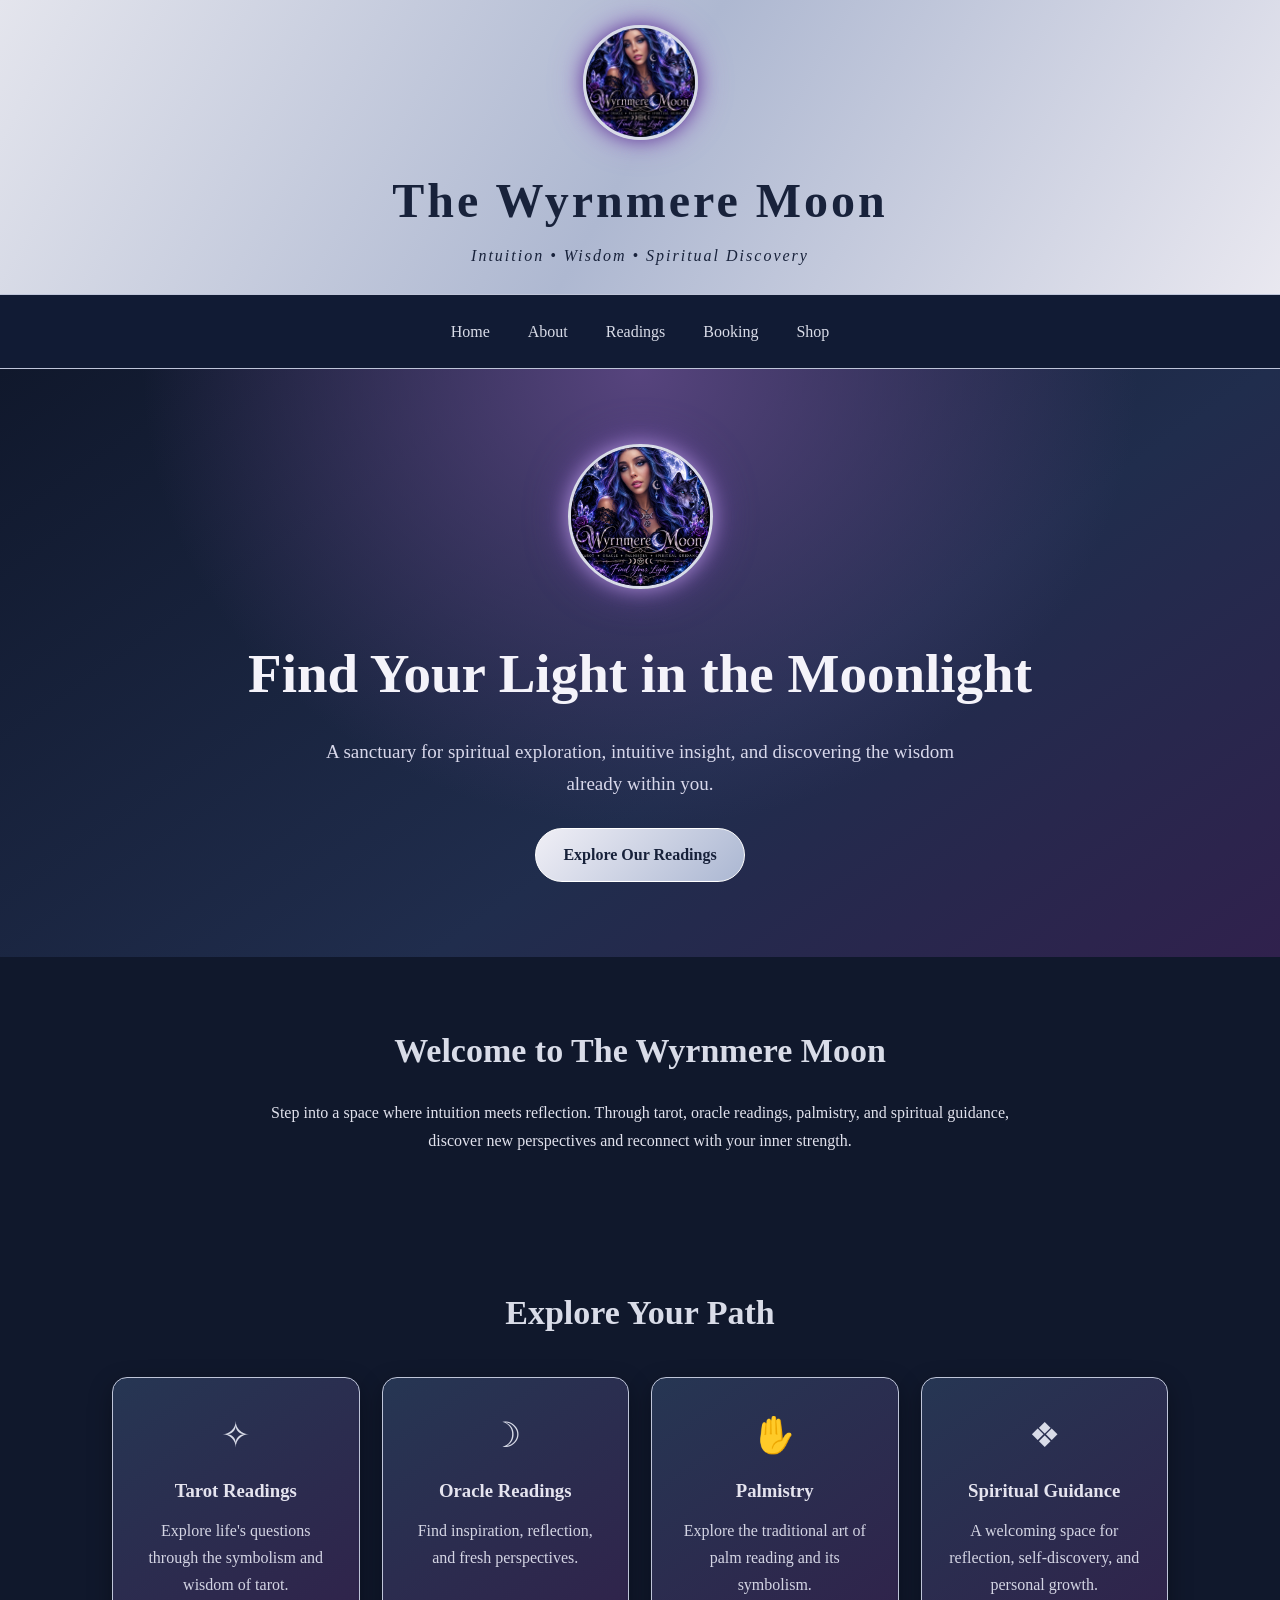
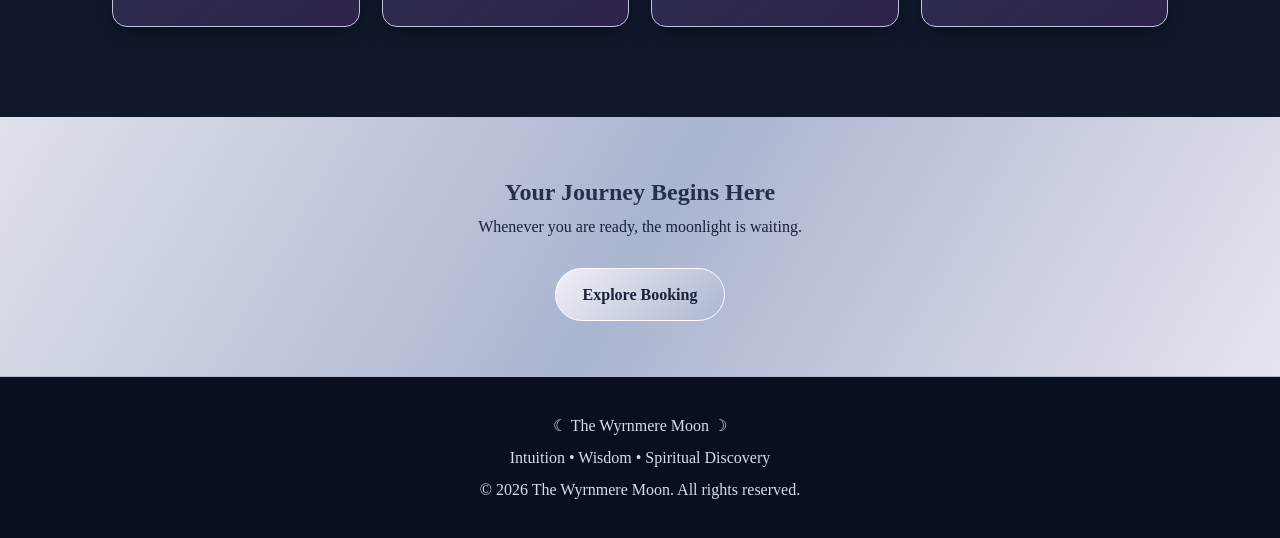
<file: index.html>
<!DOCTYPE html>
<html lang="en">
<head>
<meta charset="UTF-8">
<meta name="viewport" content="width=device-width, initial-scale=1.0">
<meta name="theme-color" content="#10182c">
<title>The Wyrnmere Moon | Tarot & Spiritual Guidance</title>
<meta name="description" content="Discover tarot, oracle readings, palmistry and spiritual guidance at The Wyrnmere Moon.">

<style>
:root {
  --silver: #d9dce8;
  --silver-light: #f4f3fa;
  --blue: #10182c;
  --blue-light: #263b64;
  --purple: #65439a;
  --purple-light: #a58bd0;
}

* {
  box-sizing: border-box;
  margin: 0;
  padding: 0;
}

html { scroll-behavior: smooth; }

body {
  background: var(--blue);
  color: var(--silver-light);
  font-family: Georgia, serif;
  line-height: 1.7;
}

header {
  background: linear-gradient(120deg, #e4e5ed, #aeb8d1, #e9e8f0);
  color: #18223b;
  text-align: center;
  padding: 25px 20px;
}

.logo {
  margin-bottom: 12px;
}

.logo img {
  width: 115px;
  height: 115px;
  object-fit: cover;
  border-radius: 50%;
  border: 3px solid #d9dce8;
  box-shadow: 0 0 18px #65439a, 0 0 35px #a58bd0;
}

header h1 {
  font-size: clamp(30px, 6vw, 48px);
  letter-spacing: 3px;
}

header p {
  font-style: italic;
  letter-spacing: 2px;
}

nav {
  background: #111b34;
  border-top: 1px solid #bfc5d9;
  border-bottom: 1px solid #bfc5d9;
  display: flex;
  justify-content: center;
  flex-wrap: wrap;
  gap: 10px;
  padding: 15px;
}

nav a {
  color: var(--silver);
  text-decoration: none;
  padding: 8px 14px;
  transition: .3s;
}

nav a:hover {
  color: white;
  background: var(--purple);
  border-radius: 20px;
}

.hero {
  min-height: 470px;
  padding: 75px 20px;
  text-align: center;
  background:
    radial-gradient(ellipse at top, #57447e 0%, transparent 55%),
    linear-gradient(145deg, #10182c, #202d4d 60%, #30214d);
}

.hero-logo {
  width: 145px;
  height: 145px;
  object-fit: cover;
  border-radius: 50%;
  border: 3px solid #d9dce8;
  box-shadow: 0 0 20px #a58bd0, 0 0 40px #65439a;
  margin-bottom: 15px;
}

.hero h2 {
  font-size: clamp(34px, 7vw, 55px);
  color: var(--silver-light);
  margin: 15px 0;
}

.hero p {
  max-width: 650px;
  margin: 0 auto 28px;
  font-size: 19px;
  color: #d8d8eb;
}

.button {
  display: inline-block;
  padding: 12px 27px;
  background: linear-gradient(135deg, #f0eff6, #abb7d2);
  color: #17213a;
  border: 1px solid white;
  border-radius: 30px;
  text-decoration: none;
  font-weight: bold;
  transition: .3s;
}

.button:hover {
  background: var(--purple);
  color: white;
  transform: translateY(-2px);
}

section {
  padding: 65px 22px;
  max-width: 1100px;
  margin: auto;
}

section h2 {
  color: var(--silver);
  font-size: 34px;
  text-align: center;
  margin-bottom: 20px;
}

.intro {
  text-align: center;
  max-width: 780px;
  margin: auto;
  color: #e1e2ed;
}

.cards {
  display: grid;
  grid-template-columns: repeat(auto-fit, minmax(220px, 1fr));
  gap: 22px;
  margin-top: 35px;
}

.card {
  background: linear-gradient(145deg, #263653, #30234b);
  border: 1px solid #bfc5d9;
  border-radius: 15px;
  padding: 28px 22px;
  text-align: center;
  box-shadow: 0 8px 25px #0005;
}

.card .symbol {
  font-size: 35px;
  color: var(--silver);
}

.card h3 {
  color: #e5e4ef;
  margin: 10px 0;
}

.card p {
  color: #d4d5e4;
}

.callout {
  background: linear-gradient(120deg, #dfe1eb, #aab5d0, #e6e4ef);
  color: #18213a;
  text-align: center;
  padding: 55px 20px;
  margin-top: 25px;
}

.callout h2 {
  color: #26304b;
}

footer {
  text-align: center;
  padding: 30px 15px;
  background: #090f20;
  border-top: 1px solid #aeb8d1;
  color: #d9dce8;
}

footer p { margin: 5px; }

@media(max-width: 600px) {
  nav { gap: 3px; }
  nav a { padding: 8px; font-size: 14px; }
  .hero { padding: 65px 18px; }
  .hero-logo {
    width: 120px;
    height: 120px;
  }
}
</style>
</head>

<body>

<header>
  <div class="logo">
    <img src="/file_000000007c7081f586b06b1bce25dc72_copy_448x448.png"
         alt="The Wyrnmere Moon Logo">
  </div>
  <h1>The Wyrnmere Moon</h1>
  <p>Intuition • Wisdom • Spiritual Discovery</p>
</header>

<nav>
  <a href="index.html">Home</a>
  <a href="about.html">About</a>
  <a href="services.html">Readings</a>
  <a href="booking.html">Booking</a>
  <a href="shop.html">Shop</a>
</nav>

<main>

  <div class="hero">
    <img class="hero-logo"
         src="/file_000000007c7081f586b06b1bce25dc72_copy_448x448.png"
         alt="The Wyrnmere Moon">

    <h2>Find Your Light in the Moonlight</h2>

    <p>
      A sanctuary for spiritual exploration, intuitive insight,
      and discovering the wisdom already within you.
    </p>

    <a class="button" href="services.html">Explore Our Readings</a>
  </div>

  <section>
    <h2>Welcome to The Wyrnmere Moon</h2>
    <p class="intro">
      Step into a space where intuition meets reflection.
      Through tarot, oracle readings, palmistry, and spiritual
      guidance, discover new perspectives and reconnect with
      your inner strength.
    </p>
  </section>

  <section>
    <h2>Explore Your Path</h2>

    <div class="cards">

      <div class="card">
        <div class="symbol">✧</div>
        <h3>Tarot Readings</h3>
        <p>Explore life's questions through the symbolism and wisdom of tarot.</p>
      </div>

      <div class="card">
        <div class="symbol">☽</div>
        <h3>Oracle Readings</h3>
        <p>Find inspiration, reflection, and fresh perspectives.</p>
      </div>

      <div class="card">
        <div class="symbol">✋</div>
        <h3>Palmistry</h3>
        <p>Explore the traditional art of palm reading and its symbolism.</p>
      </div>

      <div class="card">
        <div class="symbol">❖</div>
        <h3>Spiritual Guidance</h3>
        <p>A welcoming space for reflection, self-discovery, and personal growth.</p>
      </div>

    </div>
  </section>

  <div class="callout">
    <h2>Your Journey Begins Here</h2>
    <p>Whenever you are ready, the moonlight is waiting.</p>
    <br>
    <a class="button" href="booking.html">Explore Booking</a>
  </div>

</main>

<footer>
  <p>☾ The Wyrnmere Moon ☽</p>
  <p>Intuition • Wisdom • Spiritual Discovery</p>
  <p>© 2026 The Wyrnmere Moon. All rights reserved.</p>
</footer>

</body>
</html>
</file>
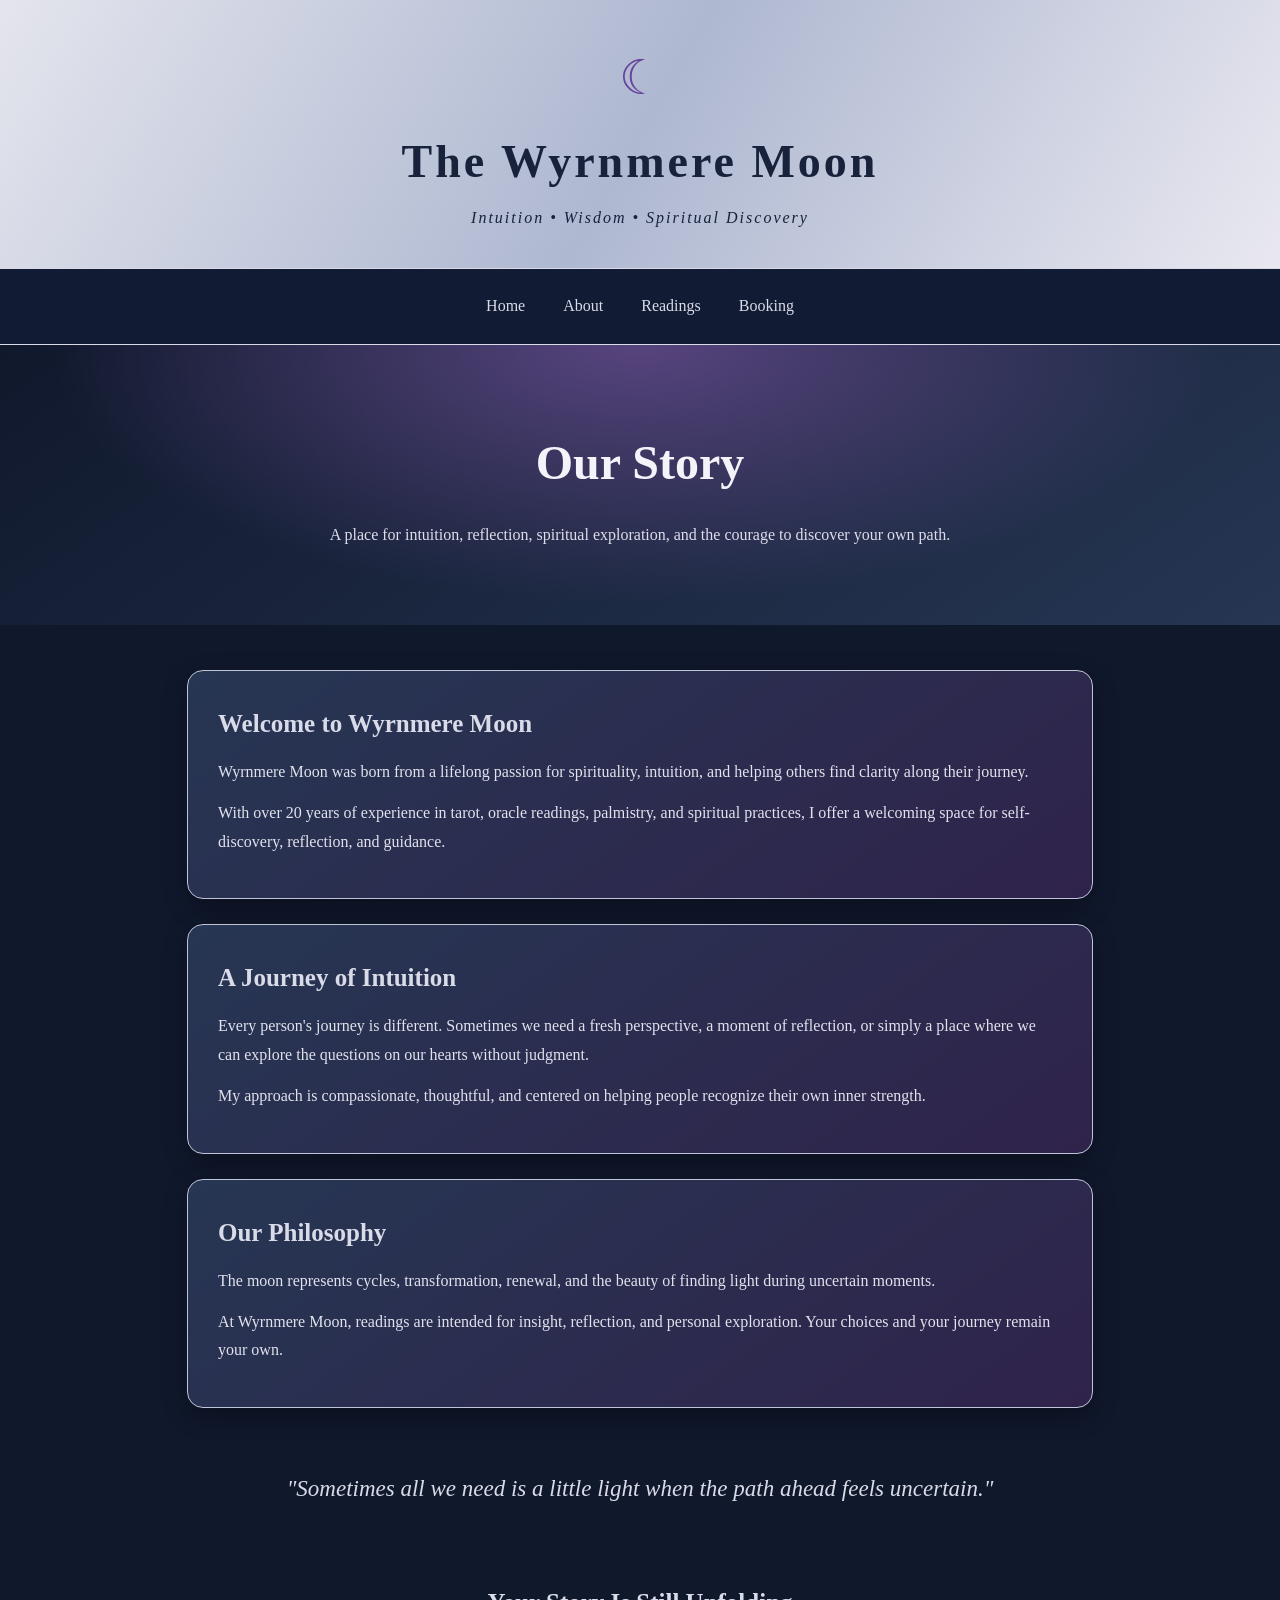
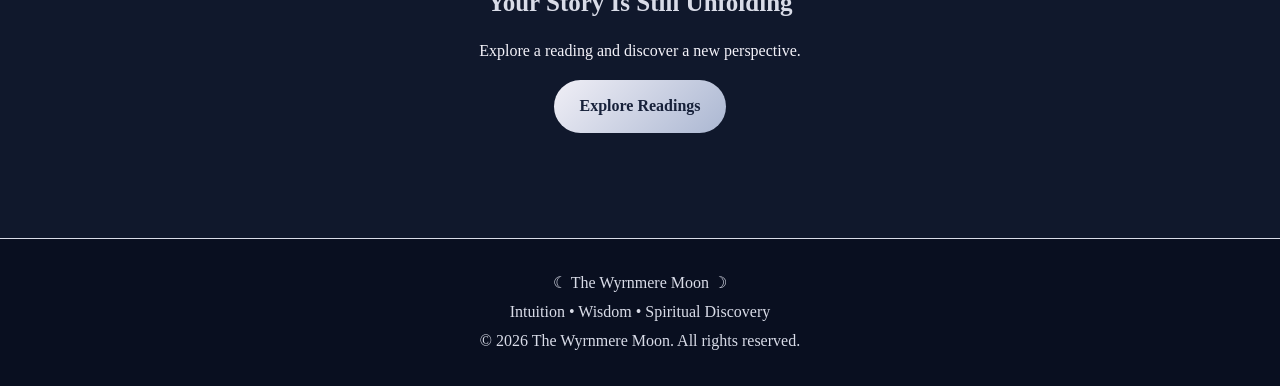
<file: about.html>
<!DOCTYPE html>
<html lang="en">
<head>
<meta charset="UTF-8">
<meta name="viewport" content="width=device-width, initial-scale=1.0">
<meta name="theme-color" content="#10182c">
<title>About | The Wyrnmere Moon</title>
<style>
:root {
  --silver: #d9dce8;
  --silver-light: #f4f3fa;
  --blue: #10182c;
  --purple: #65439a;
}
* { box-sizing: border-box; margin: 0; padding: 0; }
body {
  background: var(--blue);
  color: var(--silver-light);
  font-family: Georgia, serif;
  line-height: 1.8;
}
header {
  background: linear-gradient(120deg,#e4e5ed,#aeb8d1,#e9e8f0);
  color: #18223b;
  text-align: center;
  padding: 35px 15px;
}
header .moon { font-size: 48px; color: var(--purple); }
header h1 { font-size: clamp(30px,6vw,46px); letter-spacing: 3px; }
header p { font-style: italic; letter-spacing: 2px; }
nav {
  background: #111b34;
  border-block: 1px solid var(--silver);
  display: flex;
  justify-content: center;
  flex-wrap: wrap;
  gap: 10px;
  padding: 15px;
}
nav a {
  color: var(--silver);
  text-decoration: none;
  padding: 8px 14px;
}
nav a:hover { background: var(--purple); color: white; border-radius: 20px; }
.hero {
  text-align: center;
  padding: 75px 20px;
  background: radial-gradient(ellipse at top,#57447e,transparent 65%),
              linear-gradient(145deg,#10182c,#263653);
}
.hero h2 { font-size: clamp(34px,6vw,48px); color: var(--silver-light); }
.hero p { max-width: 700px; margin: 15px auto 0; color: #deddeb; }
main { max-width: 950px; margin: auto; padding: 45px 22px 70px; }
article {
  background: linear-gradient(145deg,#263653,#30234b);
  border: 1px solid #bfc5d9;
  border-radius: 16px;
  padding: 30px;
  margin-bottom: 25px;
  box-shadow: 0 8px 25px #0005;
}
h3 { color: var(--silver); font-size: 25px; margin-bottom: 12px; }
article p { color: #e1e2ed; margin-bottom: 12px; }
.quote {
  text-align: center;
  color: var(--silver);
  font-style: italic;
  font-size: 23px;
  padding: 35px 15px;
}
.button {
  display: inline-block;
  background: linear-gradient(135deg,#f0eff6,#abb7d2);
  color: #17213a;
  text-decoration: none;
  font-weight: bold;
  padding: 12px 25px;
  border-radius: 30px;
  margin-top: 15px;
}
.cta { text-align: center; padding: 35px 15px; }
footer {
  background: #090f20;
  border-top: 1px solid var(--silver);
  text-align: center;
  padding: 30px 15px;
  color: var(--silver);
}
</style>
</head>
<body>

<header>
  <div class="moon">☾</div>
  <h1>The Wyrnmere Moon</h1>
  <p>Intuition • Wisdom • Spiritual Discovery</p>
</header>

<nav>
  <a href="index.html">Home</a>
  <a href="about.html">About</a>
  <a href="services.html">Readings</a>
  <a href="booking.html">Booking</a>
</nav>

<div class="hero">
  <h2>Our Story</h2>
  <p>A place for intuition, reflection, spiritual exploration, and the courage to discover your own path.</p>
</div>

<main>
  <article>
    <h3>Welcome to Wyrnmere Moon</h3>
    <p>
      Wyrnmere Moon was born from a lifelong passion for spirituality,
      intuition, and helping others find clarity along their journey.
    </p>
    <p>
      With over 20 years of experience in tarot, oracle readings,
      palmistry, and spiritual practices, I offer a welcoming space
      for self-discovery, reflection, and guidance.
    </p>
  </article>

  <article>
    <h3>A Journey of Intuition</h3>
    <p>
      Every person's journey is different. Sometimes we need a fresh
      perspective, a moment of reflection, or simply a place where
      we can explore the questions on our hearts without judgment.
    </p>
    <p>
      My approach is compassionate, thoughtful, and centered on
      helping people recognize their own inner strength.
    </p>
  </article>

  <article>
    <h3>Our Philosophy</h3>
    <p>
      The moon represents cycles, transformation, renewal, and
      the beauty of finding light during uncertain moments.
    </p>
    <p>
      At Wyrnmere Moon, readings are intended for insight,
      reflection, and personal exploration. Your choices and
      your journey remain your own.
    </p>
  </article>

  <div class="quote">
    "Sometimes all we need is a little light when the path ahead feels uncertain."
  </div>

  <div class="cta">
    <h3>Your Story Is Still Unfolding</h3>
    <p>Explore a reading and discover a new perspective.</p>
    <a class="button" href="services.html">Explore Readings</a>
  </div>
</main>

<footer>
  <p>☾ The Wyrnmere Moon ☽</p>
  <p>Intuition • Wisdom • Spiritual Discovery</p>
  <p>© 2026 The Wyrnmere Moon. All rights reserved.</p>
</footer>

</body>
</html>
</file>
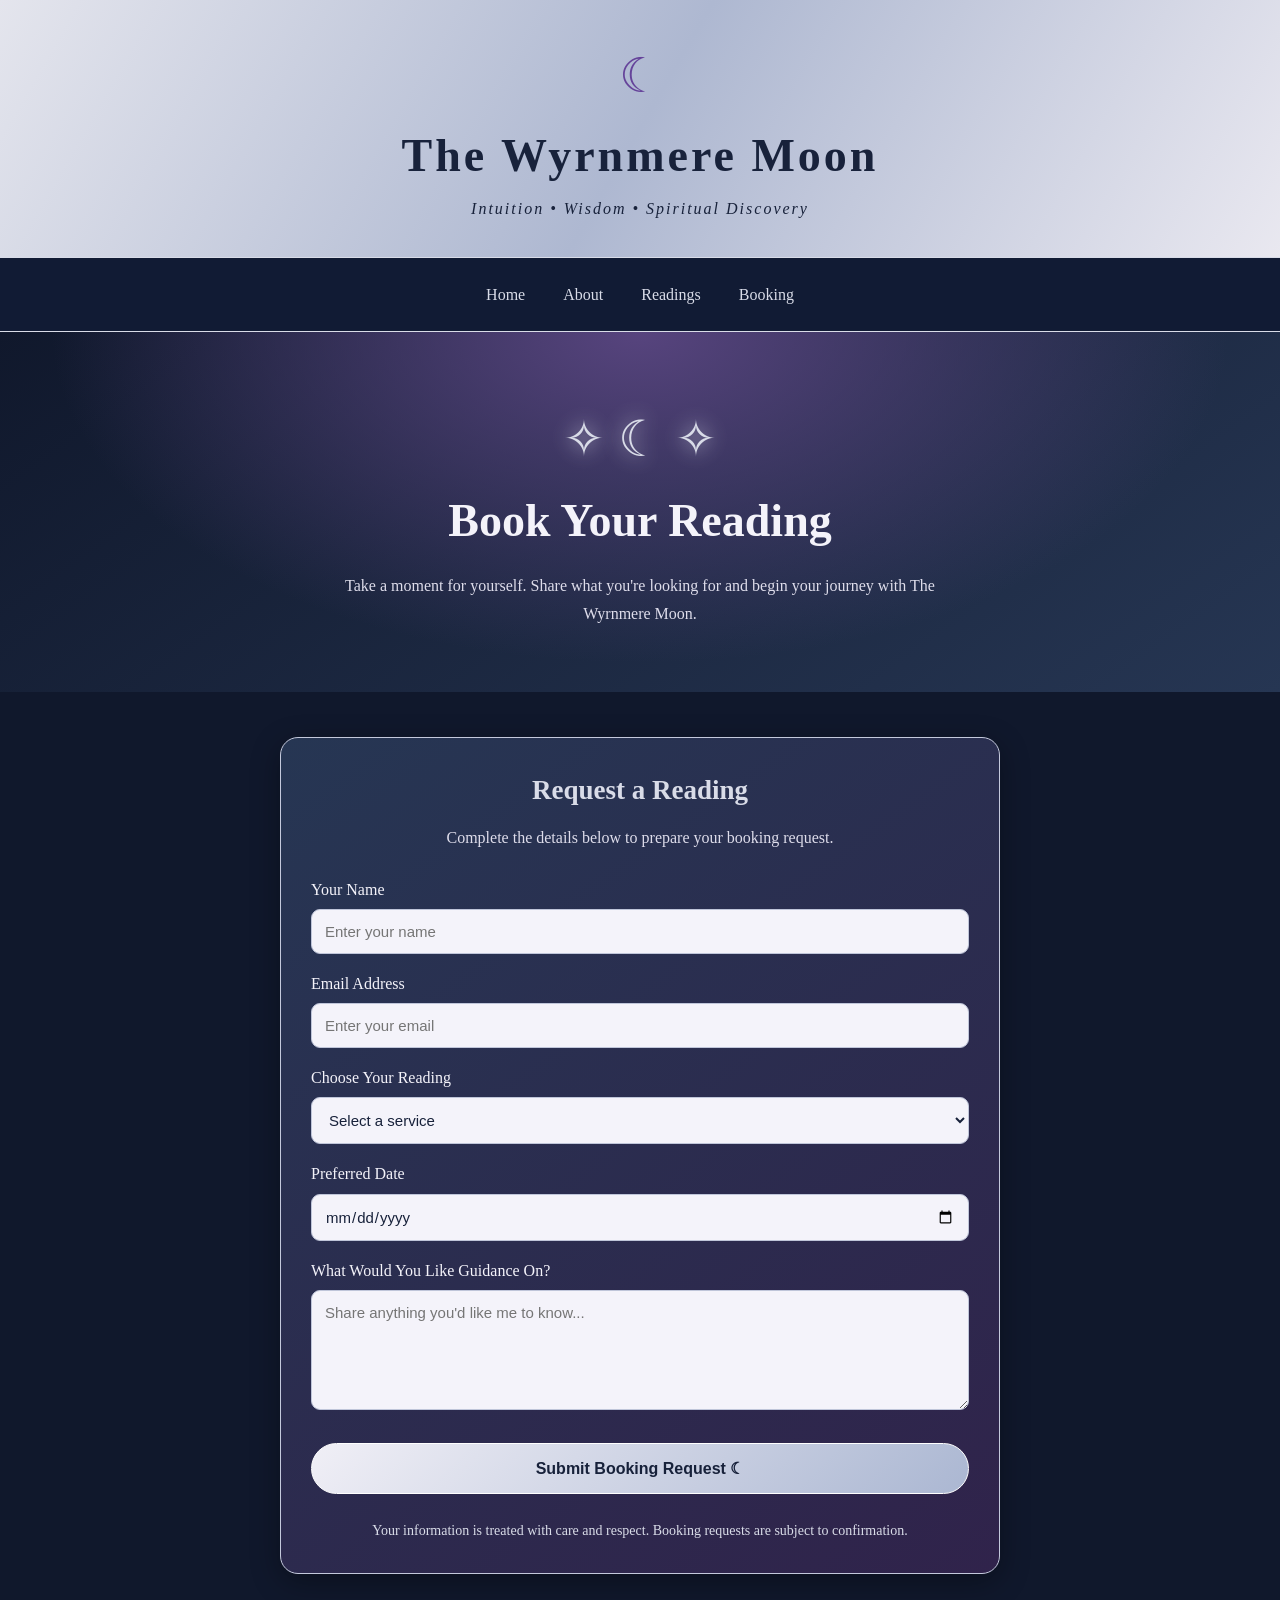
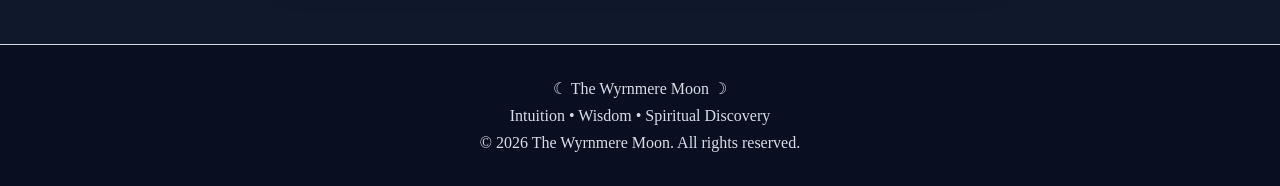
<file: booking.html>
<!DOCTYPE html>
<html lang="en">
<head>
<meta charset="UTF-8">
<meta name="viewport" content="width=device-width, initial-scale=1.0">
<meta name="theme-color" content="#10182c">
<title>Book a Reading | The Wyrnmere Moon</title>

<style>
:root {
  --silver: #d9dce8;
  --silver-light: #f4f3fa;
  --blue: #10182c;
  --purple: #65439a;
}

* { box-sizing: border-box; margin: 0; padding: 0; }

body {
  background: var(--blue);
  color: var(--silver-light);
  font-family: Georgia, serif;
  line-height: 1.7;
}

header {
  background: linear-gradient(120deg,#e4e5ed,#aeb8d1,#e9e8f0);
  color: #18223b;
  text-align: center;
  padding: 35px 15px;
}

header .moon {
  font-size: 48px;
  color: var(--purple);
}

header h1 {
  font-size: clamp(30px,6vw,46px);
  letter-spacing: 3px;
}

header p {
  font-style: italic;
  letter-spacing: 2px;
}

nav {
  background: #111b34;
  border-block: 1px solid var(--silver);
  display: flex;
  justify-content: center;
  flex-wrap: wrap;
  gap: 10px;
  padding: 15px;
}

nav a {
  color: var(--silver);
  text-decoration: none;
  padding: 8px 14px;
}

nav a:hover {
  background: var(--purple);
  color: white;
  border-radius: 20px;
}

.hero {
  text-align: center;
  padding: 65px 20px;
  background:
    radial-gradient(ellipse at top,#57447e,transparent 65%),
    linear-gradient(145deg,#10182c,#263653);
}

.hero .symbol {
  font-size: 50px;
  color: var(--silver);
  text-shadow: 0 0 20px #d9dce8;
}

.hero h2 {
  font-size: clamp(32px,6vw,46px);
}

.hero p {
  max-width: 650px;
  margin: 12px auto 0;
  color: #deddeb;
}

main {
  max-width: 760px;
  margin: auto;
  padding: 45px 20px 70px;
}

.form-card {
  background: linear-gradient(145deg,#263653,#30234b);
  border: 1px solid #c4c9dc;
  border-radius: 18px;
  padding: 30px;
  box-shadow: 0 8px 30px #0005;
}

.form-card h3 {
  text-align: center;
  color: var(--silver);
  font-size: 27px;
  margin-bottom: 10px;
}

.form-card .intro {
  text-align: center;
  color: #deddeb;
  margin-bottom: 25px;
}

label {
  display: block;
  color: var(--silver-light);
  margin: 16px 0 6px;
}

input, select, textarea {
  width: 100%;
  padding: 13px;
  border: 1px solid #bfc5d9;
  border-radius: 9px;
  background: #f4f3fa;
  color: #17213a;
  font-family: Arial, sans-serif;
  font-size: 15px;
}

textarea {
  min-height: 120px;
  resize: vertical;
}

button {
  width: 100%;
  margin-top: 25px;
  padding: 15px;
  border: 1px solid white;
  border-radius: 30px;
  background: linear-gradient(135deg,#f0eff6,#abb7d2);
  color: #17213a;
  font-size: 16px;
  font-weight: bold;
  cursor: pointer;
}

button:hover {
  background: var(--purple);
  color: white;
}

.note {
  text-align: center;
  color: #d9dce8;
  margin-top: 25px;
  font-size: 14px;
}

footer {
  background: #090f20;
  border-top: 1px solid var(--silver);
  text-align: center;
  padding: 30px 15px;
  color: var(--silver);
}

@media(max-width:600px) {
  nav { gap: 3px; }
  nav a { padding: 8px; font-size: 14px; }
  .form-card { padding: 22px 17px; }
}
</style>
</head>

<body>

<header>
  <div class="moon">☾</div>
  <h1>The Wyrnmere Moon</h1>
  <p>Intuition • Wisdom • Spiritual Discovery</p>
</header>

<nav>
  <a href="index.html">Home</a>
  <a href="about.html">About</a>
  <a href="services.html">Readings</a>
  <a href="booking.html">Booking</a>
</nav>

<div class="hero">
  <div class="symbol">✧ ☾ ✧</div>
  <h2>Book Your Reading</h2>
  <p>
    Take a moment for yourself. Share what you're looking for
    and begin your journey with The Wyrnmere Moon.
  </p>
</div>

<main>
  <div class="form-card">
    <h3>Request a Reading</h3>
    <p class="intro">
      Complete the details below to prepare your booking request.
    </p>

    <form action="mailto:YOUR-EMAIL-HERE" method="post"
          enctype="text/plain">

      <label for="name">Your Name</label>
      <input type="text" id="name" name="Name"
             placeholder="Enter your name" required>

      <label for="email">Email Address</label>
      <input type="email" id="email" name="Email"
             placeholder="Enter your email" required>

      <label for="service">Choose Your Reading</label>
      <select id="service" name="Reading" required>
        <option value="">Select a service</option>
        <option>Tarot Reading</option>
        <option>Oracle Reading</option>
        <option>Palmistry</option>
        <option>Spiritual Guidance</option>
        <option>Empathic Support</option>
        <option>Intuitive Insight</option>
      </select>

      <label for="date">Preferred Date</label>
      <input type="date" id="date" name="Preferred Date" required>

      <label for="message">What Would You Like Guidance On?</label>
      <textarea id="message" name="Message"
        placeholder="Share anything you'd like me to know..."></textarea>

      <button type="submit">Submit Booking Request ☾</button>
    </form>

    <p class="note">
      Your information is treated with care and respect.
      Booking requests are subject to confirmation.
    </p>
  </div>
</main>

<footer>
  <p>☾ The Wyrnmere Moon ☽</p>
  <p>Intuition • Wisdom • Spiritual Discovery</p>
  <p>© 2026 The Wyrnmere Moon. All rights reserved.</p>
</footer>

</body>
</html>
</file>
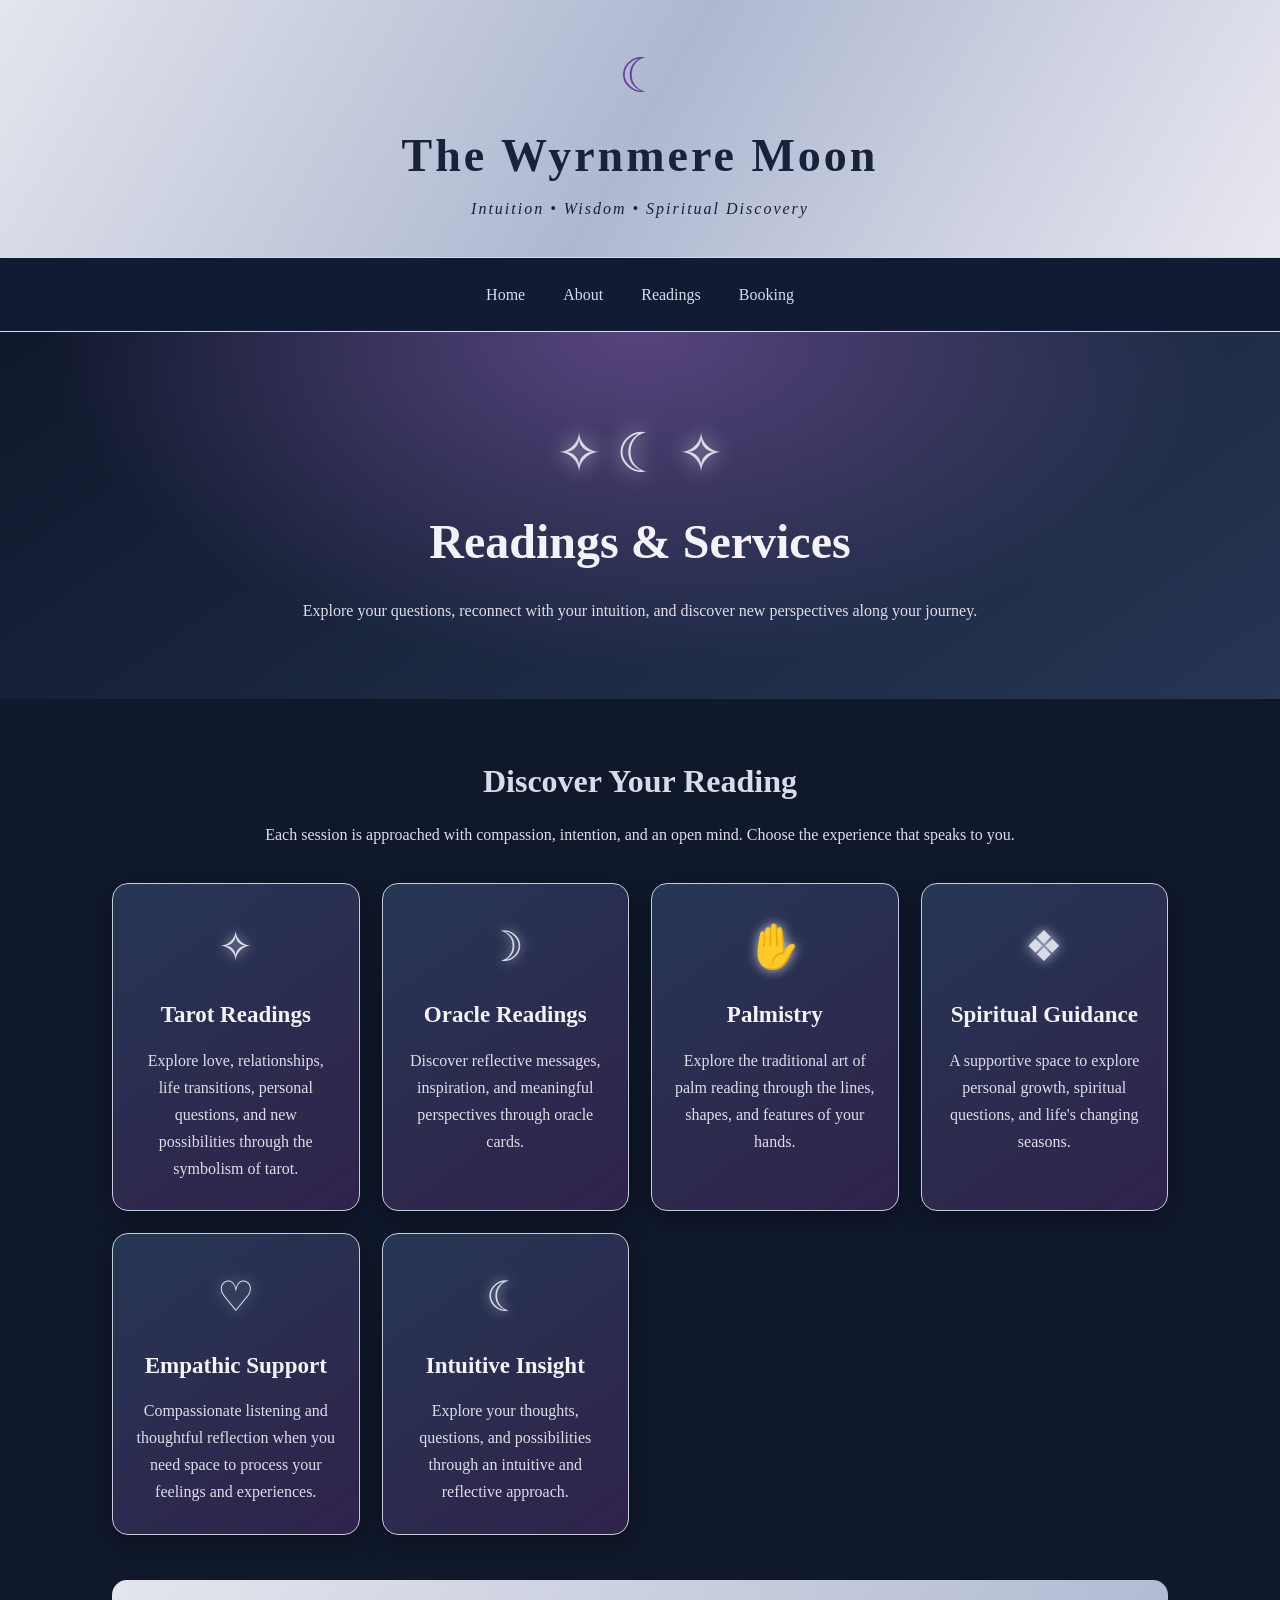
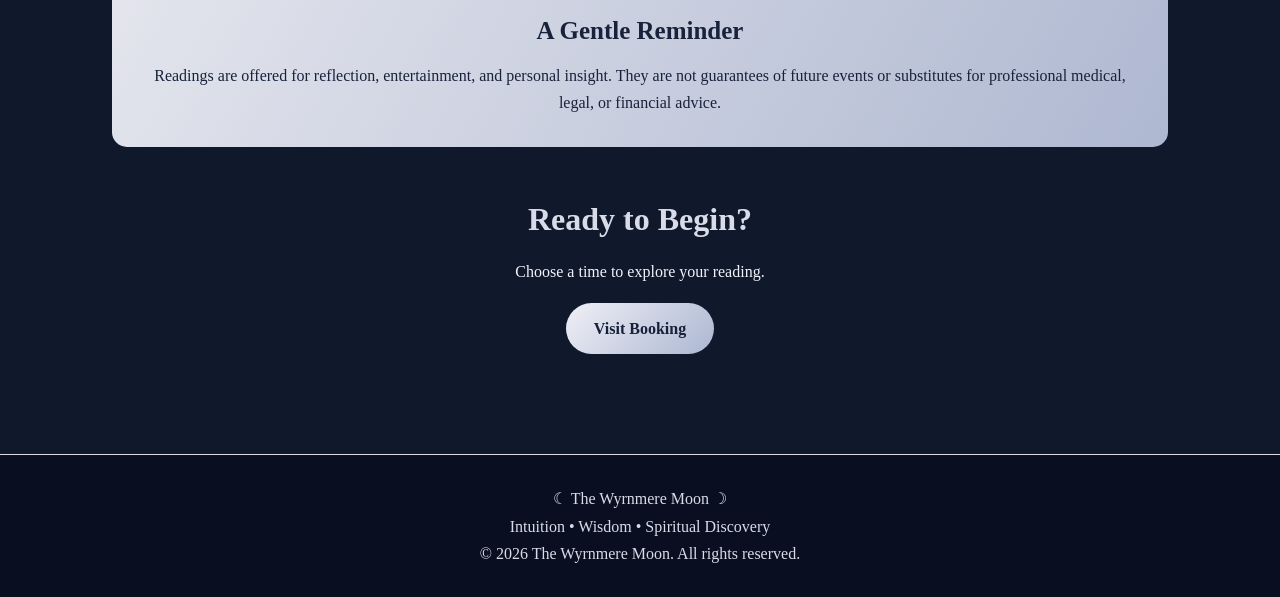
<file: services.html>
<!DOCTYPE html>
<html lang="en">
<head>
<meta charset="UTF-8">
<meta name="viewport" content="width=device-width, initial-scale=1.0">
<meta name="theme-color" content="#10182c">
<title>Readings & Services | The Wyrnmere Moon</title>

<style>
:root {
  --silver: #d9dce8;
  --silver-light: #f4f3fa;
  --blue: #10182c;
  --purple: #65439a;
}
* { box-sizing: border-box; margin: 0; padding: 0; }

body {
  background: var(--blue);
  color: var(--silver-light);
  font-family: Georgia, serif;
  line-height: 1.7;
}

header {
  background: linear-gradient(120deg,#e4e5ed,#aeb8d1,#e9e8f0);
  color: #18223b;
  text-align: center;
  padding: 35px 15px;
}

header .moon {
  font-size: 48px;
  color: var(--purple);
}

header h1 {
  font-size: clamp(30px,6vw,46px);
  letter-spacing: 3px;
}

header p {
  font-style: italic;
  letter-spacing: 2px;
}

nav {
  background: #111b34;
  border-block: 1px solid var(--silver);
  display: flex;
  justify-content: center;
  flex-wrap: wrap;
  gap: 10px;
  padding: 15px;
}

nav a {
  color: var(--silver);
  text-decoration: none;
  padding: 8px 14px;
}

nav a:hover {
  background: var(--purple);
  color: white;
  border-radius: 20px;
}

.hero {
  text-align: center;
  padding: 75px 20px;
  background:
    radial-gradient(ellipse at top,#57447e,transparent 65%),
    linear-gradient(145deg,#10182c,#263653);
}

.hero .symbol {
  font-size: 55px;
  color: var(--silver);
  text-shadow: 0 0 20px #d9dce8;
}

.hero h2 {
  font-size: clamp(34px,6vw,48px);
  color: var(--silver-light);
}

.hero p {
  max-width: 700px;
  margin: 15px auto 0;
  color: #deddeb;
}

main {
  max-width: 1100px;
  margin: auto;
  padding: 55px 22px;
}

.section-title {
  text-align: center;
  color: var(--silver);
  font-size: 32px;
  margin-bottom: 12px;
}

.intro {
  text-align: center;
  max-width: 750px;
  margin: 0 auto 35px;
  color: #deddeb;
}

.services {
  display: grid;
  grid-template-columns: repeat(auto-fit,minmax(235px,1fr));
  gap: 22px;
}

.card {
  background: linear-gradient(145deg,#263653,#30234b);
  border: 1px solid #c4c9dc;
  border-radius: 16px;
  padding: 28px 23px;
  text-align: center;
  box-shadow: 0 8px 25px #0005;
  transition: transform .3s, box-shadow .3s;
}

.card:hover {
  transform: translateY(-5px);
  box-shadow: 0 12px 30px #8c79c044;
}

.card .icon {
  font-size: 42px;
  color: var(--silver);
  text-shadow: 0 0 12px #c6cce4;
}

.card h3 {
  color: var(--silver-light);
  font-size: 23px;
  margin: 12px 0;
}

.card p {
  color: #deddeb;
}

.notice {
  background: linear-gradient(120deg,#e4e5ed,#aeb8d1);
  color: #18223b;
  border-radius: 15px;
  padding: 30px;
  text-align: center;
  margin-top: 45px;
}

.notice h3 {
  font-size: 25px;
  margin-bottom: 10px;
}

.cta {
  text-align: center;
  padding: 45px 15px;
}

.button {
  display: inline-block;
  padding: 12px 28px;
  background: linear-gradient(135deg,#f0eff6,#abb7d2);
  color: #17213a;
  text-decoration: none;
  font-weight: bold;
  border-radius: 30px;
  margin-top: 18px;
}

.button:hover {
  background: var(--purple);
  color: white;
}

footer {
  background: #090f20;
  border-top: 1px solid var(--silver);
  text-align: center;
  padding: 30px 15px;
  color: var(--silver);
}

@media(max-width:600px) {
  nav { gap: 3px; }
  nav a { padding: 8px; font-size: 14px; }
}
</style>
</head>

<body>

<header>
  <div class="moon">☾</div>
  <h1>The Wyrnmere Moon</h1>
  <p>Intuition • Wisdom • Spiritual Discovery</p>
</header>

<nav>
  <a href="index.html">Home</a>
  <a href="about.html">About</a>
  <a href="services.html">Readings</a>
  <a href="booking.html">Booking</a>
</nav>

<div class="hero">
  <div class="symbol">✧ ☾ ✧</div>
  <h2>Readings & Services</h2>
  <p>
    Explore your questions, reconnect with your intuition,
    and discover new perspectives along your journey.
  </p>
</div>

<main>
  <h2 class="section-title">Discover Your Reading</h2>
  <p class="intro">
    Each session is approached with compassion, intention,
    and an open mind. Choose the experience that speaks to you.
  </p>

  <div class="services">

    <div class="card">
      <div class="icon">✧</div>
      <h3>Tarot Readings</h3>
      <p>
        Explore love, relationships, life transitions,
        personal questions, and new possibilities through
        the symbolism of tarot.
      </p>
    </div>

    <div class="card">
      <div class="icon">☽</div>
      <h3>Oracle Readings</h3>
      <p>
        Discover reflective messages, inspiration,
        and meaningful perspectives through oracle cards.
      </p>
    </div>

    <div class="card">
      <div class="icon">✋</div>
      <h3>Palmistry</h3>
      <p>
        Explore the traditional art of palm reading
        through the lines, shapes, and features of your hands.
      </p>
    </div>

    <div class="card">
      <div class="icon">❖</div>
      <h3>Spiritual Guidance</h3>
      <p>
        A supportive space to explore personal growth,
        spiritual questions, and life's changing seasons.
      </p>
    </div>

    <div class="card">
      <div class="icon">♡</div>
      <h3>Empathic Support</h3>
      <p>
        Compassionate listening and thoughtful reflection
        when you need space to process your feelings
        and experiences.
      </p>
    </div>

    <div class="card">
      <div class="icon">☾</div>
      <h3>Intuitive Insight</h3>
      <p>
        Explore your thoughts, questions, and possibilities
        through an intuitive and reflective approach.
      </p>
    </div>

  </div>

  <div class="notice">
    <h3>A Gentle Reminder</h3>
    <p>
      Readings are offered for reflection, entertainment,
      and personal insight. They are not guarantees of future
      events or substitutes for professional medical,
      legal, or financial advice.
    </p>
  </div>

  <div class="cta">
    <h2 class="section-title">Ready to Begin?</h2>
    <p>Choose a time to explore your reading.</p>
    <a class="button" href="booking.html">Visit Booking</a>
  </div>

</main>

<footer>
  <p>☾ The Wyrnmere Moon ☽</p>
  <p>Intuition • Wisdom • Spiritual Discovery</p>
  <p>© 2026 The Wyrnmere Moon. All rights reserved.</p>
</footer>

</body>
</html>
</file>
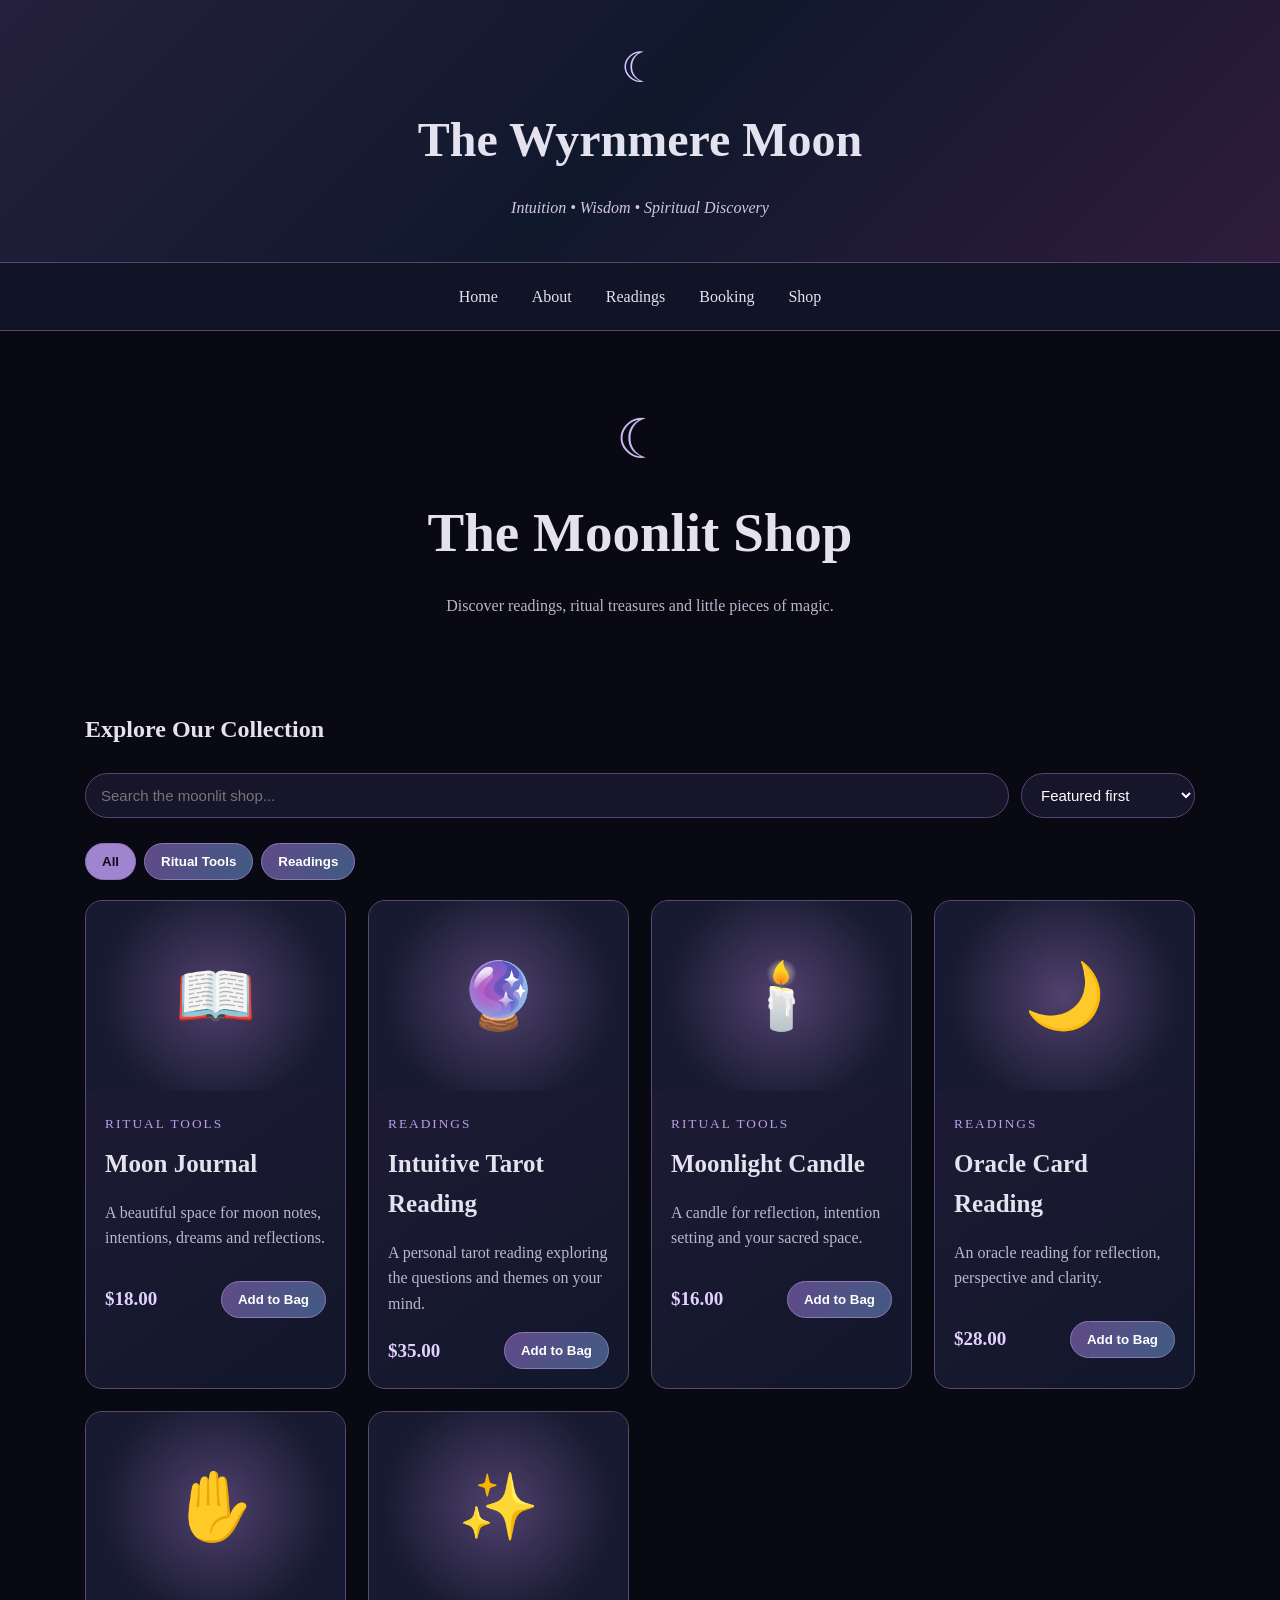
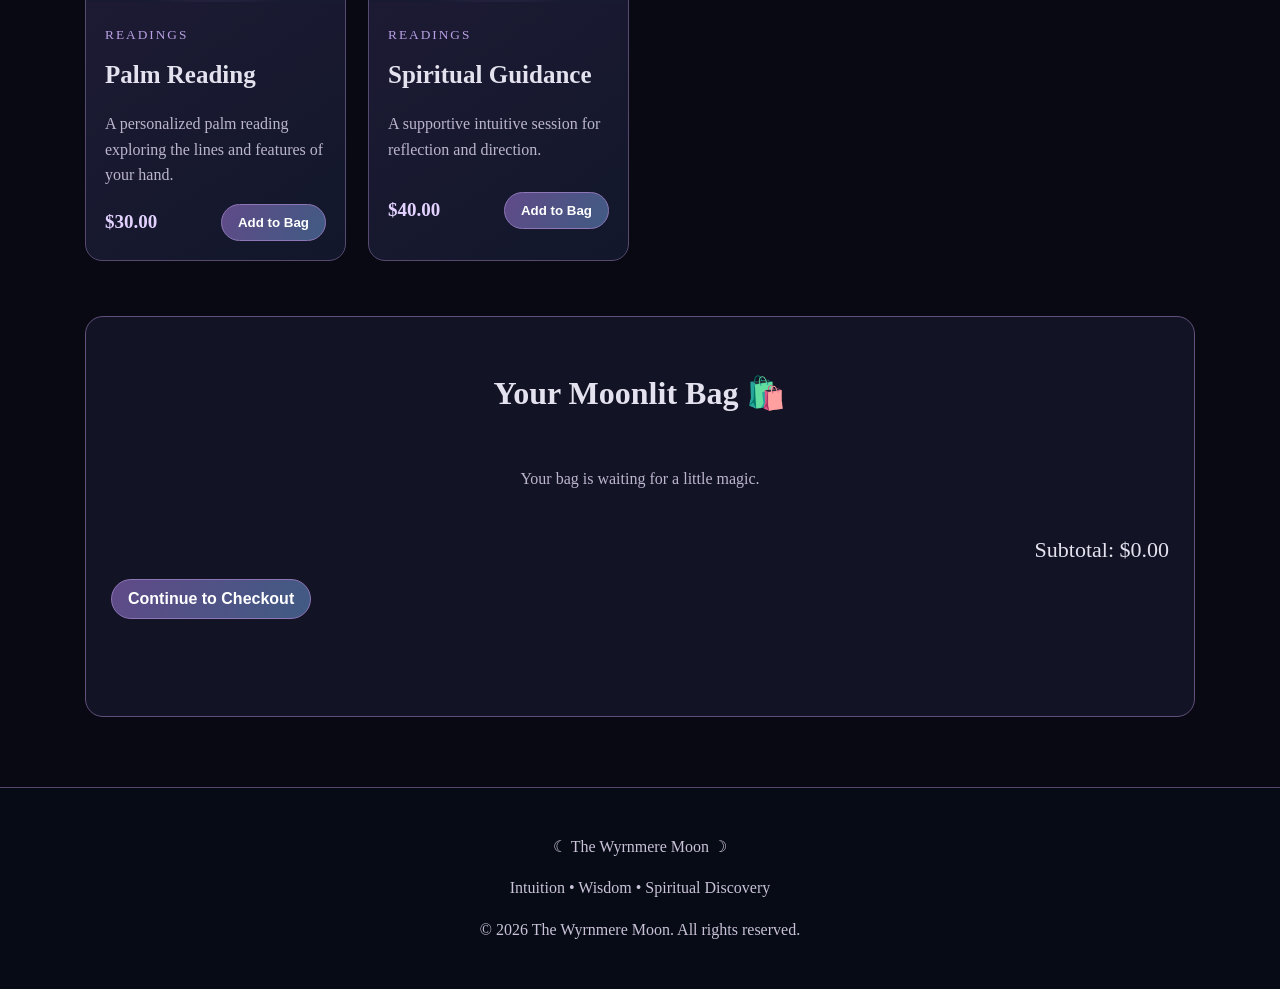
<file: shop.html>
<!DOCTYPE html>  
<html lang="en">  
<head>  
<meta charset="UTF-8">  
<meta name="viewport" content="width=device-width, initial-scale=1">  
<meta name="theme-color" content="#090914">  
<title>Moonlit Shop | The Wyrnmere Moon</title>  
<style>  
:root {  
  --night:#090914;  
  --panel:#17152a;  
  --purple:#9273c5;  
  --blue:#536f9f;  
  --silver:#e3e2ee;  
  --muted:#bcb5ce;  
}  
*{box-sizing:border-box}  
body{  
  margin:0;background:var(--night);color:var(--silver);  
  font-family:Georgia,serif;line-height:1.6;  
}  
header{  
  text-align:center;padding:35px 15px 25px;  
  background:linear-gradient(135deg,#25203d,#10182c,#301c3c);  
}  
.logo{font-size:42px;color:#d9c5ff}  
header h1{font-size:clamp(30px,6vw,48px);margin:0}  
header p{color:#d0c5e4;font-style:italic}  
nav{  
  display:flex;justify-content:center;flex-wrap:wrap;  
  gap:10px;padding:14px;background:#111326;  
  border-block:1px solid #51476c;  
}  
nav a{color:var(--silver);text-decoration:none;padding:7px 12px}  
nav a:hover{color:#c8aaff}  
.hero{text-align:center;padding:65px 18px 40px}  
.hero .moon{font-size:55px;color:#cbb7f0}  
.hero h2{font-size:clamp(35px,7vw,55px);margin:5px}  
.hero p{color:var(--muted)}  
main{max-width:1150px;margin:auto;padding:15px 20px 70px}  
.controls{display:flex;gap:12px;flex-wrap:wrap;justify-content:space-between;margin:25px 0}  
input,select{  
  padding:12px 15px;border:1px solid #55456e;  
  border-radius:25px;background:#17152a;color:white;  
  font-size:15px;  
}  
#search{flex:1;min-width:180px}  
.categories{display:flex;flex-wrap:wrap;gap:8px;margin:20px 0}  
.categories button,.add,.checkout,.clear{  
  border:1px solid #8d76b5;border-radius:25px;  
  padding:10px 16px;cursor:pointer;  
  background:linear-gradient(120deg,#604a88,#405b83);  
  color:white;font-weight:bold;  
  transition: opacity 0.2s ease;
}  
.checkout:disabled {
  opacity: 0.6;
  cursor: not-allowed;
}
.categories button.active{background:#a084d0;color:#100d1d}  
.grid{  
  display:grid;grid-template-columns:repeat(auto-fit,minmax(230px,1fr));  
  gap:22px;  
}  
.product{  
  background:linear-gradient(145deg,#211c37,#12172b);  
  border:1px solid #574a70;border-radius:17px;overflow:hidden;  
}  
.product-art{  
  height:190px;display:grid;place-items:center;  
  background:radial-gradient(circle,#51416e,#171a30 72%);  
  font-size:65px;color:#d8c6f5;  
}  
.product-info{padding:19px}  
.product-info small{color:#b9a0e4;text-transform:uppercase;letter-spacing:2px}  
.product-info h3{font-size:25px;margin:8px 0}  
.product-info p{color:var(--muted);min-height:65px}  
.buy{display:flex;align-items:center;justify-content:space-between;gap:8px}  
.price{font-size:19px;color:#e3d2ff}  
.cart{  
  margin-top:55px;padding:25px;  
  border:1px solid #62517c;border-radius:18px;  
  background:#131326;  
}  
.cart h2{text-align:center;font-size:32px}  
.cart-row{  
  display:flex;justify-content:space-between;gap:12px;  
  align-items:center;padding:13px 0;  
  border-bottom:1px solid #403852;  
}  
.cart-row button{  
  background:transparent;color:#e6b7d6;border:0;  
  cursor:pointer;padding:8px;  
}  
.qty{width:65px;border-radius:8px}  
.total{text-align:right;font-size:22px;margin-top:20px}  
.checkout{margin-top:12px;font-size:16px}  
.empty{text-align:center;color:var(--muted);padding:20px}  
footer{  
  text-align:center;padding:30px;background:#070b16;  
  border-top:1px solid #55476d;color:#c9c2d8;  
}  
@media(max-width:600px){  
  .controls{flex-direction:column}  
  .controls input,.controls select{width:100%}  
  .cart-row{flex-wrap:wrap}  
}  
</style>  
</head>  
<body>  

<header>  
  <div class="logo">☾</div>  
  <h1>The Wyrnmere Moon</h1>  
  <p>Intuition • Wisdom • Spiritual Discovery</p>  
</header>  

<nav>  
  <a href="index.html">Home</a>  
  <a href="about.html">About</a>  
  <a href="services.html">Readings</a>  
  <a href="booking.html">Booking</a>  
  <a href="shop.html">Shop</a>  
</nav>  

<div class="hero">  
  <div class="moon">☾</div>  
  <h2>The Moonlit Shop</h2>  
  <p>Discover readings, ritual treasures and little pieces of magic.</p>  
</div>  

<main>  
  <h2>Explore Our Collection</h2>    
  <div class="controls">  
    <input id="search" type="search" placeholder="Search the moonlit shop...">  
    <select id="sort">  
      <option value="featured">Featured first</option>  
      <option value="low">Price: Low to High</option>  
      <option value="high">Price: High to Low</option>  
    </select>  
  </div>    
  <div class="categories" id="categories"></div>  
  <div class="grid" id="products"></div>    

  <section class="cart" id="cart">  
    <h2>Your Moonlit Bag 🛍️</h2>  
    <div id="cart-items"></div>  
    <div class="total" id="total">Subtotal: $0.00</div>  
    <button class="checkout" id="checkout-btn" onclick="checkout()">Continue to Checkout</button>  
    <p id="checkout-message" class="empty"></p>  
  </section>  
</main>  

<footer>  
  <p>☾ The Wyrnmere Moon ☽</p>  
  <p>Intuition • Wisdom • Spiritual Discovery</p>  
  <p>© 2026 The Wyrnmere Moon. All rights reserved.</p>  
</footer>  

<script>  
const products = [  
  {id:"journal",name:"Moon Journal",category:"Ritual Tools",price:18,icon:"📖",description:"A beautiful space for moon notes, intentions, dreams and reflections.",featured:true},  
  {id:"tarot",name:"Intuitive Tarot Reading",category:"Readings",price:35,icon:"🔮",description:"A personal tarot reading exploring the questions and themes on your mind.",featured:true},  
  {id:"candle",name:"Moonlight Candle",category:"Ritual Tools",price:16,icon:"🕯️",description:"A candle for reflection, intention setting and your sacred space."},  
  {id:"oracle",name:"Oracle Card Reading",category:"Readings",price:28,icon:"🌙",description:"An oracle reading for reflection, perspective and clarity."},  
  {id:"palm",name:"Palm Reading",category:"Readings",price:30,icon:"✋",description:"A personalized palm reading exploring the lines and features of your hand."},  
  {id:"guidance",name:"Spiritual Guidance",category:"Readings",price:40,icon:"✨",description:"A supportive intuitive session for reflection and direction."}  
];  
  
let cart = [];  
try { cart = JSON.parse(localStorage.getItem("wyrnmere-moon-cart") || "[]"); }  
catch { cart = []; }  
  
let activeCategory = "All";  
  
const money = value => "$" + value.toFixed(2);  
  
function renderCategories(){  
  const categories = ["All",...new Set(products.map(p=>p.category))];  
  document.getElementById("categories").innerHTML = categories.map(c=>  
    `<button class="${activeCategory===c?'active':''}" onclick="setCategory('${c}')">${c}</button>`  
  ).join("");  
}  
  
function setCategory(category){  
  activeCategory = category;  
  renderCategories();  
  renderProducts();  
}  
  
function renderProducts(){  
  const search = document.getElementById("search").value.toLowerCase();  
  const sort = document.getElementById("sort").value;  
  
  let shown = products.filter(p=>  
    (activeCategory==="All" || p.category===activeCategory) &&  
    (p.name+" "+p.description+" "+p.category).toLowerCase().includes(search)  
  );  
  
  if(sort==="low") shown.sort((a,b)=>a.price-b.price);  
  if(sort==="high") shown.sort((a,b)=>b.price-a.price);  
  if(sort==="featured") shown.sort((a,b)=>Number(!!b.featured)-Number(!!a.featured));  
  
  document.getElementById("products").innerHTML = shown.length  
    ? shown.map(p=>`  
      <article class="product">  
        <div class="product-art">${p.icon}</div>  
        <div class="product-info">  
          <small>${p.category}</small>  
          <h3>${p.name}</h3>  
          <p>${p.description}</p>  
          <div class="buy">  
            <strong class="price">${money(p.price)}</strong>  
            <button class="add" onclick="addToCart('${p.id}')">Add to Bag</button>  
          </div>  
        </div>  
      </article>  
    `).join("")  
    : '<p class="empty">No treasures found. Try another search.</p>';  
}  
  
function saveCart(){  
  localStorage.setItem("wyrnmere-moon-cart",JSON.stringify(cart));  
  renderCart();  
}  
  
function addToCart(id){  
  const existing = cart.find(item=>item.id===id);  
  if(existing) existing.quantity++;  
  else cart.push({id,quantity:1});  
  saveCart();  
}  
  
function changeQuantity(id,amount){  
  const item=cart.find(p=>p.id===id);  
  if(!item)return;  
  item.quantity=Math.max(1,Math.min(99,item.quantity+amount));  
  saveCart();  
}  
  
function removeItem(id){  
  cart=cart.filter(p=>p.id!==id);  
  saveCart();  
}  
  
function renderCart(){  
  const container=document.getElementById("cart-items");  
  if(!cart.length){  
    container.innerHTML='<p class="empty">Your bag is waiting for a little magic.</p>';  
  }else{  
    container.innerHTML=cart.map(item=>{  
      const product=products.find(p=>p.id===item.id);  
      if(!product)return "";  
      return `<div class="cart-row">  
        <span>${product.name}</span>  
        <span>${money(product.price*item.quantity)}</span>  
        <button onclick="changeQuantity('${item.id}',-1)">−</button>  
        <span>${item.quantity}</span>  
        <button onclick="changeQuantity('${item.id}',1)">+</button>  
        <button onclick="removeItem('${item.id}')">Remove</button>  
      </div>`;  
    }).join("");  
  }  
  const subtotal=cart.reduce((sum,item)=>{  
    const p=products.find(product=>product.id===item.id);  
    return sum+(p?p.price*item.quantity:0);  
  },0);  
  document.getElementById("total").textContent="Subtotal: "+money(subtotal);  
}  
  
async function checkout() {  
  const message = document.getElementById("checkout-message");  
  const button = document.getElementById("checkout-btn");  
  
  if (!cart.length) {  
    message.textContent = "Your shopping bag is empty.";  
    return;  
  }  
  
  button.disabled = true;  
  button.textContent = "Connecting to secure checkout...";  
  message.textContent = "";  
  
  try {  
    const response = await fetch(  
      "https://wyrnmere-stripe-checkout.shashirawyrnmere.workers.dev",  
      {  
        method: "POST",  
        headers: {  
          "Content-Type": "application/json"  
        },  
        body: JSON.stringify({ cart })  
      }  
    );  
  
    const result = await response.json();  
  
    if (!response.ok || !result.url) {  
      throw new Error(result.error || "Checkout could not start.");  
    }  
  
    window.location.href = result.url;  
  
  } catch (error) {  
    console.error("Checkout error:", error);
    message.textContent = error.message || "Unable to connect to checkout.";  
    button.disabled = false;  
    button.textContent = "Continue to Checkout";  
  }  
}  
  
document.getElementById("search").addEventListener("input",renderProducts);  
document.getElementById("sort").addEventListener("change",renderProducts);  
  
renderCategories();  
renderProducts();  
renderCart();  
</script>  
</body>  
</html>
</file>
